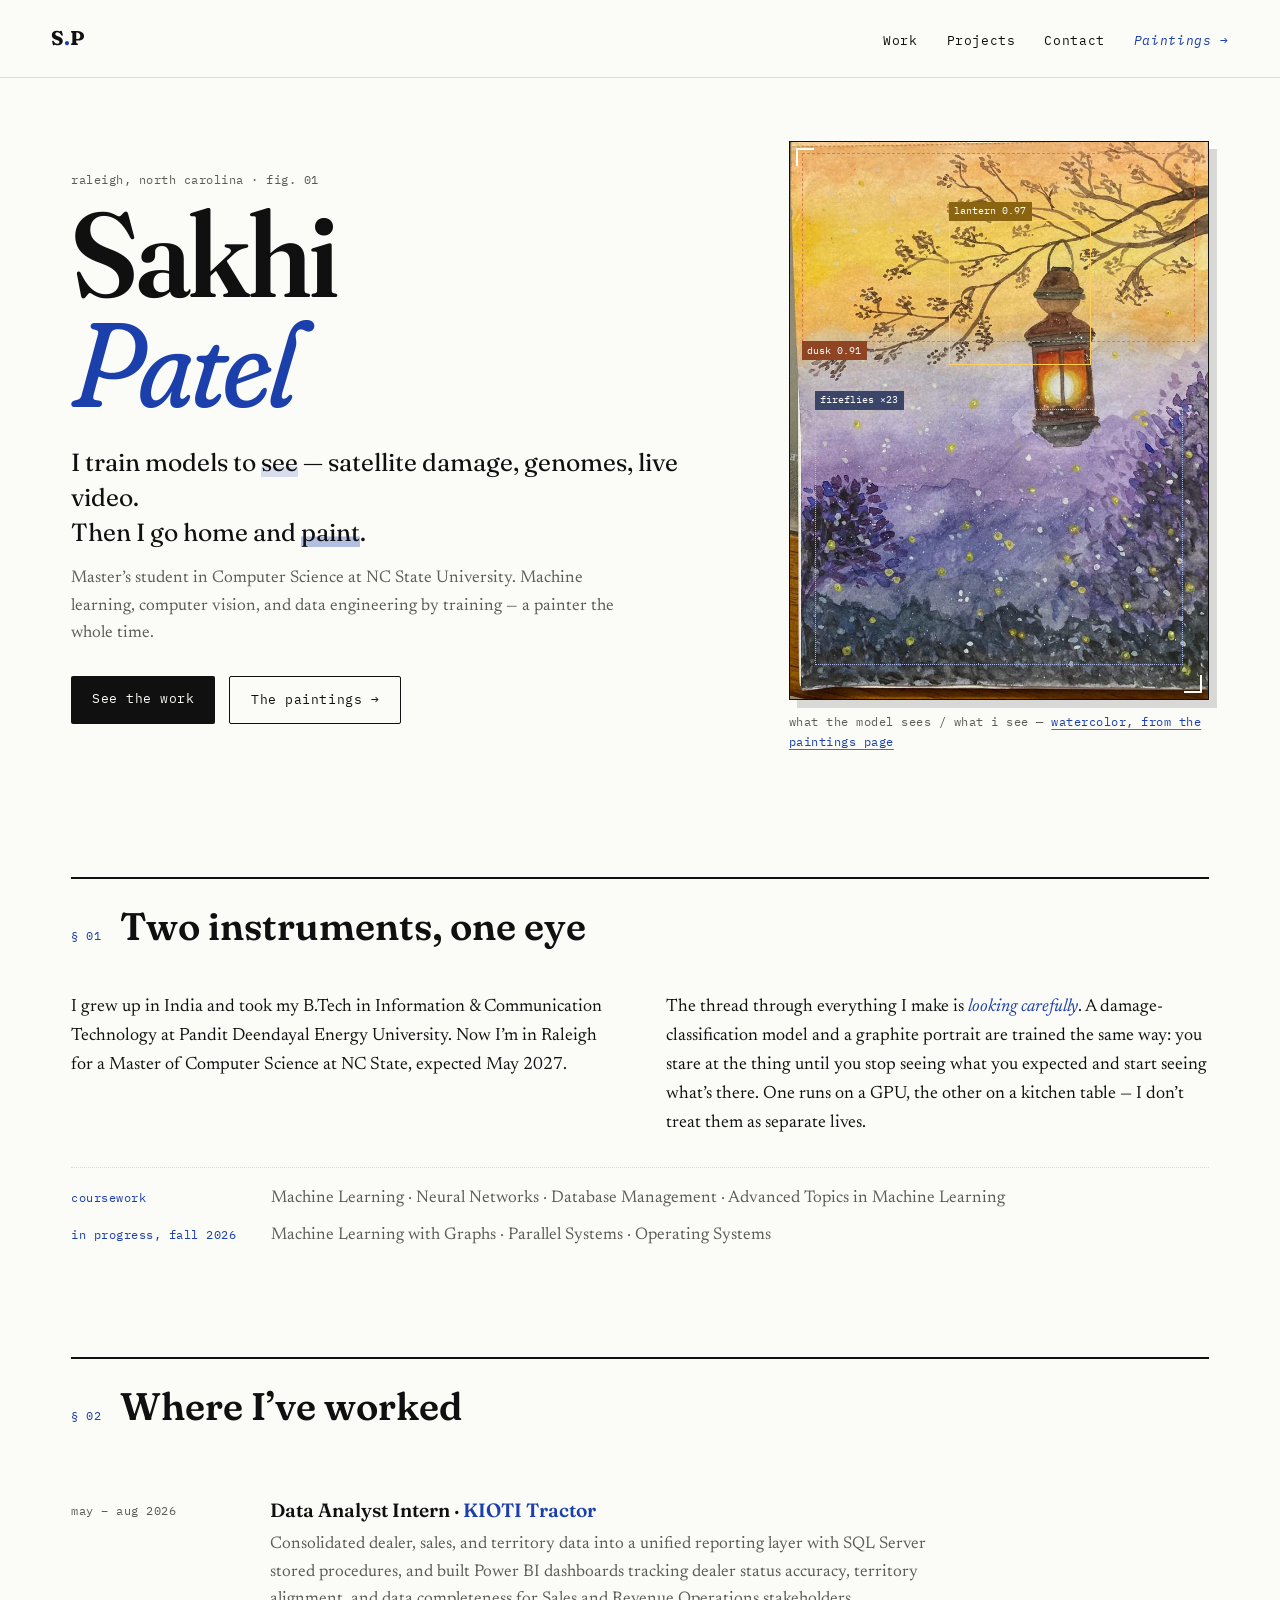
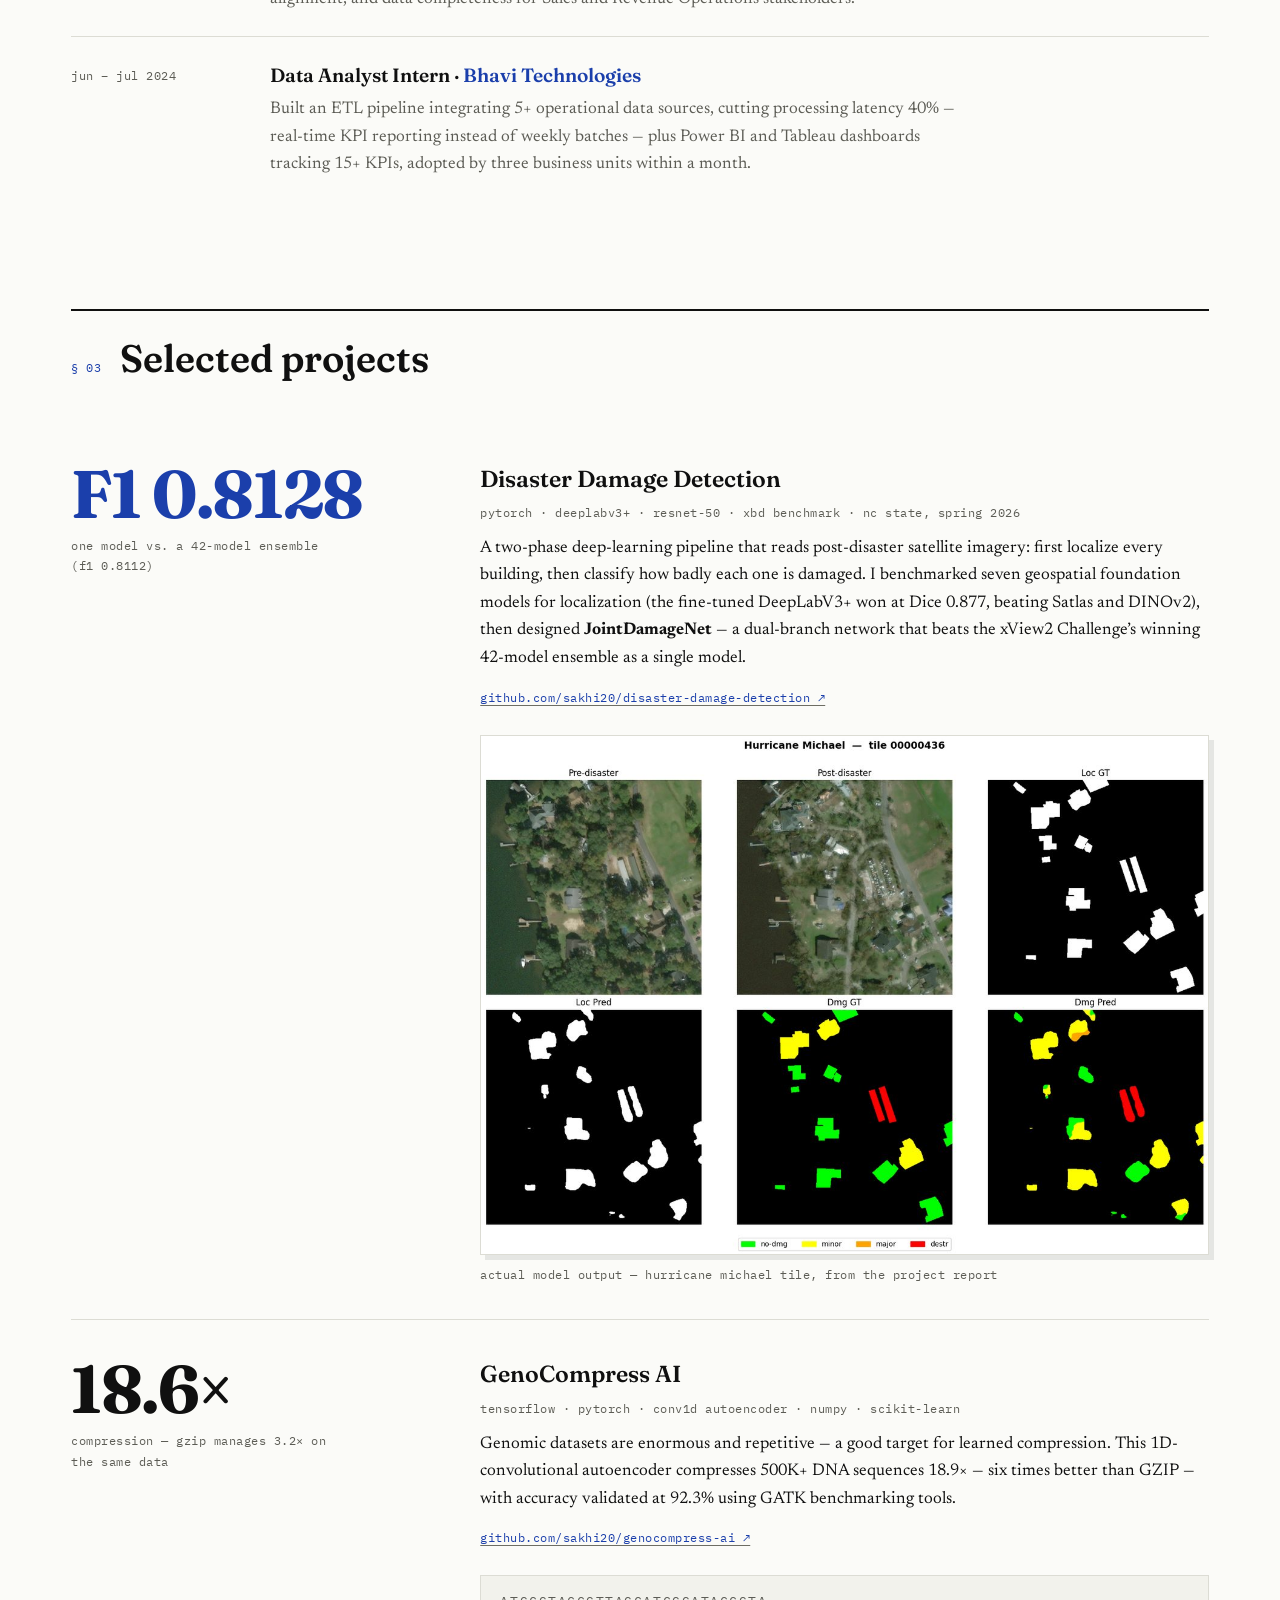
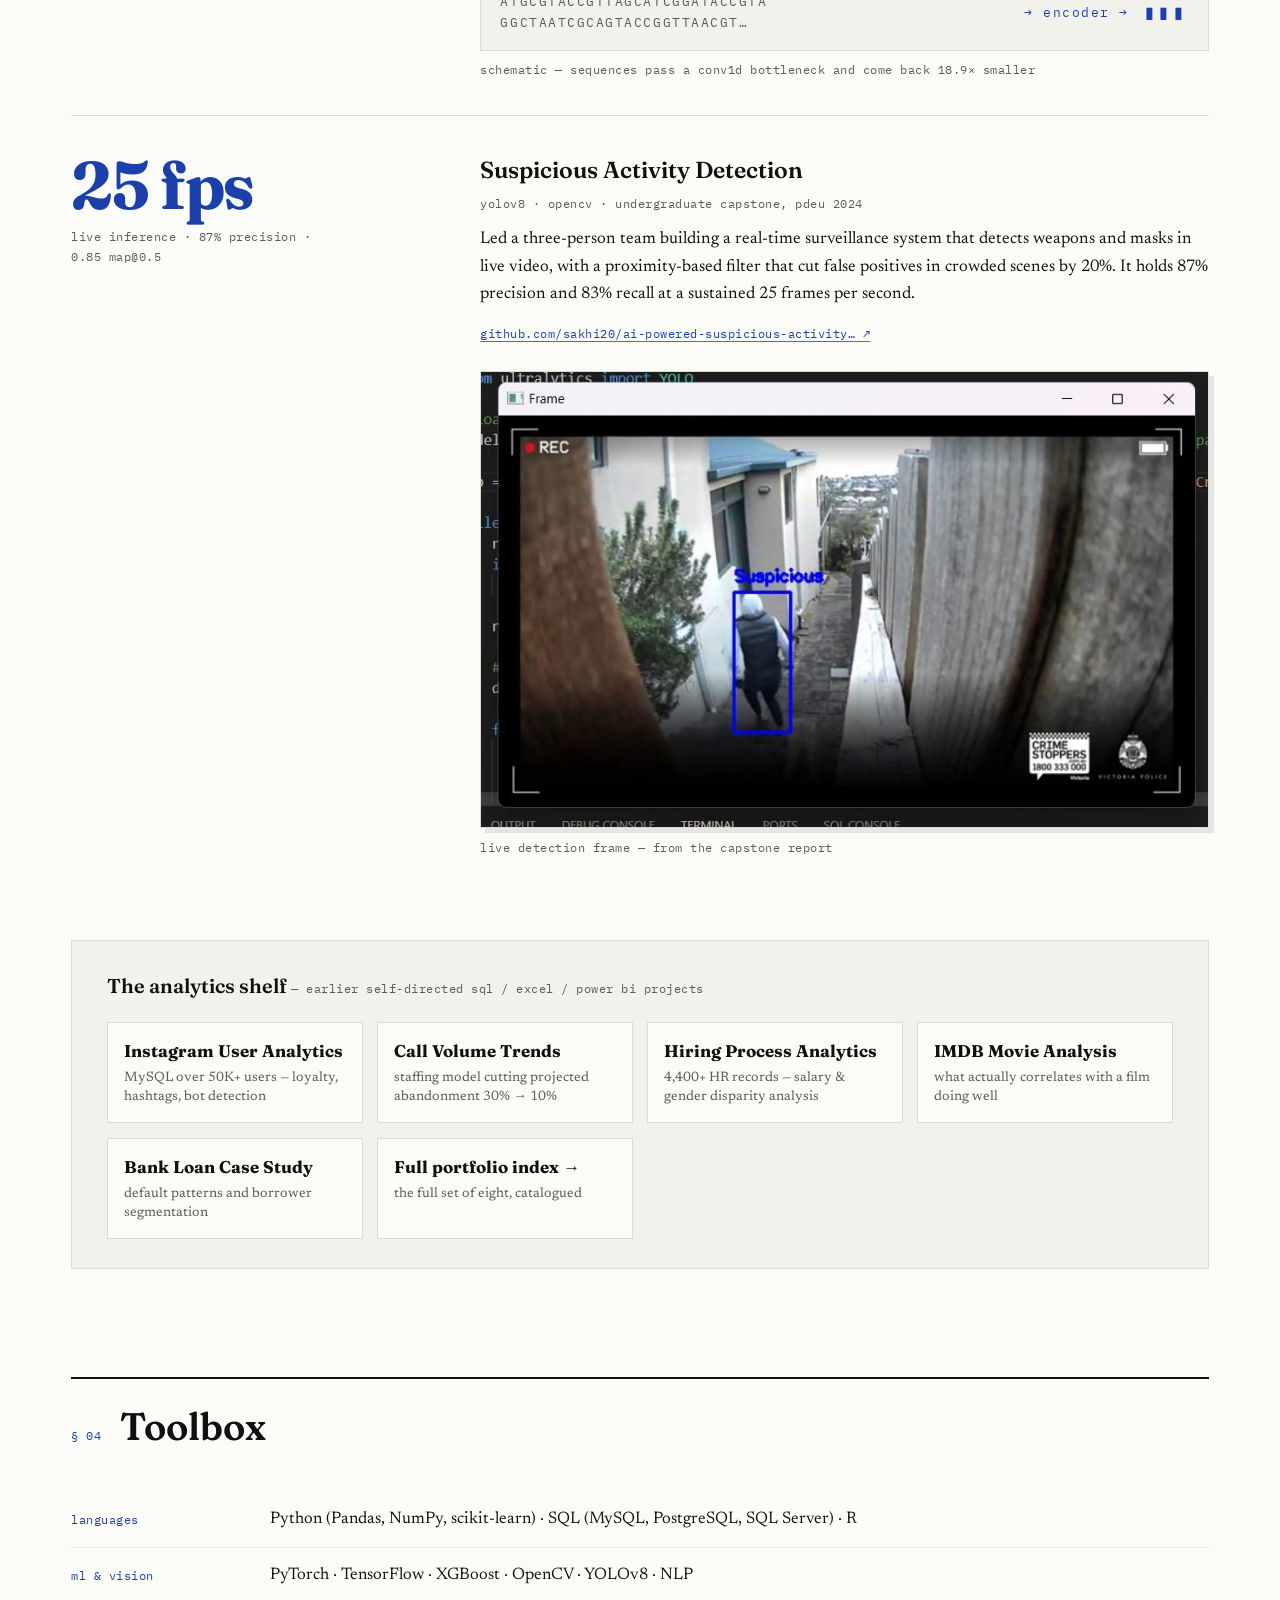
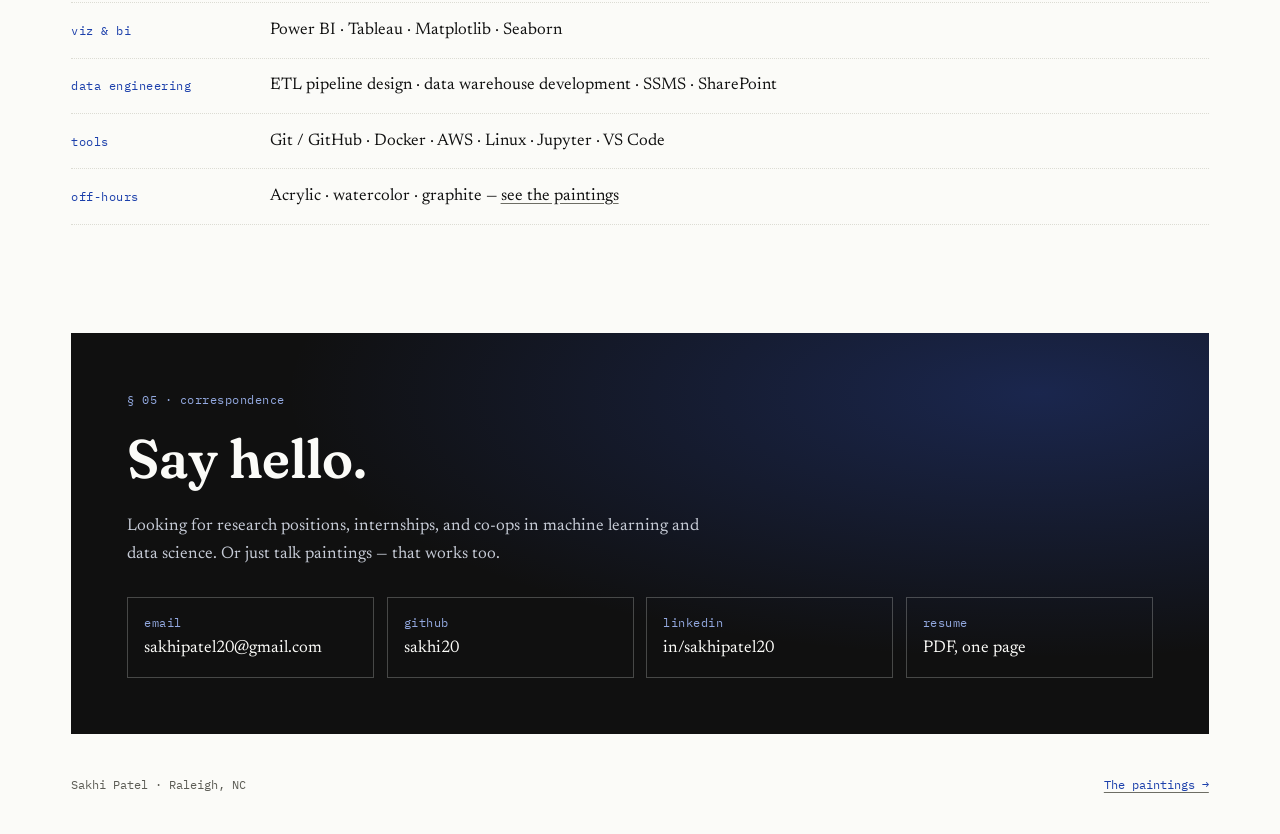
<file: index.html>
<!DOCTYPE html>
<html lang="en">
<head>
<meta charset="UTF-8">
<meta name="viewport" content="width=device-width, initial-scale=1.0">
<title>Sakhi Patel — machine learning &amp; painting</title>
<meta name="description" content="Sakhi Patel — MS Computer Science student at NC State University. Machine learning, computer vision, data engineering — and painting.">
<link rel="canonical" href="https://sakhi20.github.io/">
<meta property="og:type" content="website">
<meta property="og:url" content="https://sakhi20.github.io/">
<meta property="og:title" content="Sakhi Patel — machine learning &amp; painting">
<meta property="og:description" content="MS Computer Science at NC State. Machine learning, computer vision, data engineering — and a painter.">
<meta property="og:image" content="https://sakhi20.github.io/images/og-cover.jpg">
<meta property="og:image:width" content="1200">
<meta property="og:image:height" content="630">
<meta name="twitter:card" content="summary_large_image">
<meta name="twitter:title" content="Sakhi Patel — machine learning &amp; painting">
<meta name="twitter:description" content="MS Computer Science at NC State. Machine learning, computer vision — and a painter.">
<meta name="twitter:image" content="https://sakhi20.github.io/images/og-cover.jpg">
<link rel="icon" href="data:image/svg+xml,%3Csvg xmlns='http://www.w3.org/2000/svg' viewBox='0 0 100 100'%3E%3Crect width='100' height='100' rx='18' fill='%231b3fab'/%3E%3Ctext x='50' y='68' font-size='52' text-anchor='middle' fill='%23fbfbf8' font-family='Georgia,serif' font-style='italic'%3ES%3C/text%3E%3C/svg%3E">
<link rel="apple-touch-icon" href="apple-touch-icon.png">
<link rel="preconnect" href="https://fonts.googleapis.com">
<link rel="preconnect" href="https://fonts.gstatic.com" crossorigin>
<link href="https://fonts.googleapis.com/css2?family=Fraunces:ital,opsz,wght@0,9..144,400..700;1,9..144,400..700&family=Newsreader:ital,opsz,wght@0,6..72,400..600;1,6..72,400..600&family=IBM+Plex+Mono:ital,wght@0,400;0,500;1,400&display=swap" rel="stylesheet">
<link rel="stylesheet" href="styles.css">
</head>
<body>
<a class="skip-link" href="#main">Skip to content</a>

<header class="topbar">
  <a class="wordmark" href="index.html" aria-label="Sakhi Patel — home">S<span class="wordmark-dot">.</span>P</a>
  <nav aria-label="Main">
    <a href="#work">Work</a>
    <a href="#projects">Projects</a>
    <a href="#contact">Contact</a>
    <a class="nav-art" href="art.html">Paintings&nbsp;→</a>
  </nav>
</header>

<main id="main">

<!-- ============ HERO ============ -->
<section class="hero">
  <div class="hero-text">
    <p class="kicker mono">Raleigh, North Carolina · fig. 01</p>
    <h1>Sakhi<br><em>Patel</em></h1>
    <p class="hero-lede">
      I train models to <span class="ink-u ink-u-blue">see</span> —
      satellite damage, genomes, live video.<br class="wide-only">
      Then I go home and <span class="ink-u ink-u-red">paint</span>.
    </p>
    <p class="hero-sub">
      Master’s student in Computer Science at NC&nbsp;State University.
      Machine learning, computer vision, and data engineering by training —
      a painter the whole time.
    </p>
    <div class="hero-actions">
      <a class="btn btn-solid" href="#projects">See the work</a>
      <a class="btn btn-ghost" href="art.html">The paintings →</a>
    </div>
  </div>

  <!-- Standout moment: her own painting, seen through her own kind of model -->
  <figure class="hero-vision" aria-label="One of Sakhi's watercolor paintings, overlaid with playful computer-vision detection boxes">
    <div class="vision-frame">
      <img src="images/art/fireflies.jpg" width="742" height="988"
           alt="Watercolor painting of a glowing lantern hanging from a branch over a lavender field scattered with fireflies, against an orange dusk sky."
           fetchpriority="high">
      <div class="vision-overlay" aria-hidden="true">
        <div class="vbox vbox-1"><span class="vlabel">lantern&nbsp;0.97</span></div>
        <div class="vbox vbox-2"><span class="vlabel">dusk&nbsp;0.91</span></div>
        <div class="vbox vbox-3"><span class="vlabel">fireflies&nbsp;×23</span></div>
        <div class="vcorner vcorner-tl"></div><div class="vcorner vcorner-br"></div>
      </div>
    </div>
    <figcaption class="mono">what the model sees&nbsp;/&nbsp;what I see — <a href="art.html">watercolor, from the paintings page</a></figcaption>
  </figure>
</section>

<!-- ============ ABOUT ============ -->
<section class="about" id="about">
  <div class="rule-head"><span class="mono">§ 01</span><h2>Two instruments, one eye</h2></div>
  <div class="about-cols">
    <p>
      I grew up in India and took my B.Tech in Information &amp;
      Communication Technology at Pandit Deendayal Energy University.
      Now I’m in Raleigh for a Master of Computer Science at NC State,
      expected May 2027.
    </p>
    <p>
      The thread through everything I make is <em>looking carefully</em>.
      A damage-classification model and a graphite portrait are trained the
      same way: you stare at the thing until you stop seeing what you
      expected and start seeing what’s there. One runs on a GPU, the other
      on a kitchen table — I don’t treat them as separate lives.
    </p>
  </div>
  <div class="coursework">
    <p><span class="mono">coursework</span>Machine Learning · Neural Networks · Database Management · Advanced Topics in Machine Learning</p>
    <p><span class="mono">in progress, fall 2026</span>Machine Learning with Graphs · Parallel Systems · Operating Systems</p>
  </div>
</section>

<!-- ============ EXPERIENCE ============ -->
<section class="work" id="work">
  <div class="rule-head"><span class="mono">§ 02</span><h2>Where I’ve worked</h2></div>
  <ol class="worklist">
    <li>
      <div class="work-when mono">May – Aug 2026</div>
      <div class="work-what">
        <h3>Data Analyst Intern · <span class="org">KIOTI Tractor</span></h3>
        <p>Consolidated dealer, sales, and territory data into a unified reporting layer with SQL Server stored procedures, and built Power BI dashboards tracking dealer status accuracy, territory alignment, and data completeness for Sales and Revenue Operations stakeholders.</p>
      </div>
    </li>
    <li>
      <div class="work-when mono">Jun – Jul 2024</div>
      <div class="work-what">
        <h3>Data Analyst Intern · <span class="org">Bhavi Technologies</span></h3>
        <p>Built an ETL pipeline integrating 5+ operational data sources, cutting processing latency 40% — real-time KPI reporting instead of weekly batches — plus Power BI and Tableau dashboards tracking 15+ KPIs, adopted by three business units within a month.</p>
      </div>
    </li>
  </ol>
</section>

<!-- ============ PROJECTS ============ -->
<section class="projects" id="projects">
  <div class="rule-head"><span class="mono">§ 03</span><h2>Selected projects</h2></div>

  <article class="plate">
    <div class="plate-metric">
      <span class="metric-big" data-count="0.8136" data-prefix="F1 " data-decimals="4">F1 0.8136</span>
      <span class="metric-note mono">one model vs. a 42-model ensemble (F1 0.8112)</span>
    </div>
    <div class="plate-body">
      <h3><a href="https://github.com/sakhi20/Disaster-Damage-Detection">Disaster Damage Detection</a></h3>
      <p class="plate-tags mono">PyTorch · DeepLabV3+ · ResNet-50 · xBD benchmark · NC State, Spring 2026</p>
      <p>
        A two-phase deep-learning pipeline that reads post-disaster satellite
        imagery: first localize every building, then classify how badly each
        one is damaged. I benchmarked seven geospatial foundation models for
        localization (the fine-tuned DeepLabV3+ won at Dice 0.877, beating
        Satlas and DINOv2), then designed <strong>JointDamageNet</strong> —
        a dual-branch network that beats the xView2 Challenge’s winning
        42-model ensemble as a single model.
      </p>
      <a class="plate-link mono" href="https://github.com/sakhi20/Disaster-Damage-Detection">github.com/sakhi20/Disaster-Damage-Detection ↗</a>
      <figure class="plate-figure">
        <img src="images/projects/xbd-michael.jpg" width="1200" height="856" loading="lazy"
             alt="Six-panel model output for a Hurricane Michael tile: pre- and post-disaster satellite photos, ground-truth and predicted building masks, and ground-truth versus predicted damage maps colored by severity.">
        <figcaption class="mono">actual model output — hurricane michael tile, from the project report</figcaption>
      </figure>
    </div>
  </article>

  <article class="plate">
    <div class="plate-metric">
      <span class="metric-big" data-count="18.9" data-suffix="×" data-decimals="1">18.9×</span>
      <span class="metric-note mono">compression — GZIP manages 3.2× on the same data</span>
    </div>
    <div class="plate-body">
      <h3><a href="https://github.com/sakhi20/GenoCompress-AI">GenoCompress AI</a></h3>
      <p class="plate-tags mono">TensorFlow · PyTorch · Conv1D autoencoder · NumPy · scikit-learn</p>
      <p>
        Genomic datasets are enormous and repetitive — a good target for
        learned compression. This 1D-convolutional autoencoder compresses
        500K+ DNA sequences 18.9× — six times better than GZIP — with
        accuracy validated at 92.3% using GATK benchmarking tools.
      </p>
      <a class="plate-link mono" href="https://github.com/sakhi20/GenoCompress-AI">github.com/sakhi20/GenoCompress-AI ↗</a>
      <figure class="plate-figure geno-schematic" aria-label="Schematic of the compression pipeline">
        <div class="geno-strip">
          <span class="geno-seq">ATGCGTACCGTTAGCATCGGATACCGTA<wbr>GGCTAATCGCAGTACCGGTTAACGT…</span>
          <span class="geno-arrow" aria-hidden="true">→ encoder →</span>
          <span class="geno-latent" aria-hidden="true">▮▮▮</span>
        </div>
        <figcaption class="mono">schematic — sequences pass a conv1d bottleneck and come back 18.9× smaller</figcaption>
      </figure>
    </div>
  </article>

  <article class="plate">
    <div class="plate-metric">
      <span class="metric-big" data-count="25" data-suffix=" fps" data-decimals="0">25 fps</span>
      <span class="metric-note mono">live inference · 87% precision · 0.85 mAP@0.5</span>
    </div>
    <div class="plate-body">
      <h3><a href="https://github.com/sakhi20/AI-Powered-Suspicious-Activity-Detection-System-Using-Computer-Vision">Suspicious Activity Detection</a></h3>
      <p class="plate-tags mono">YOLOv8 · OpenCV · undergraduate capstone, PDEU 2024</p>
      <p>
        Led a three-person team building a real-time surveillance system that
        detects weapons and masks in live video, with a proximity-based filter
        that cut false positives in crowded scenes by 20%. It holds 87%
        precision and 83% recall at a sustained 25 frames per second.
      </p>
      <a class="plate-link mono" href="https://github.com/sakhi20/AI-Powered-Suspicious-Activity-Detection-System-Using-Computer-Vision">github.com/sakhi20/AI-Powered-Suspicious-Activity… ↗</a>
      <figure class="plate-figure">
        <img src="images/projects/yolo-frame.jpg" width="835" height="523" loading="lazy"
             alt="A live CCTV frame from the system: a person in an alley outlined by a blue detection box labeled Suspicious.">
        <figcaption class="mono">live detection frame — from the capstone report</figcaption>
      </figure>
    </div>
  </article>

  <!-- Analytics shelf -->
  <div class="analytics" id="analytics">
    <h3 class="analytics-head">The analytics shelf <span class="mono">— earlier self-directed SQL / Excel / Power BI projects</span></h3>
    <ul class="shelf">
      <li><a href="https://github.com/sakhi20/Instagram-User-Analytics"><strong>Instagram User Analytics</strong><span>MySQL over 50K+ users — loyalty, hashtags, bot detection</span></a></li>
      <li><a href="https://github.com/sakhi20/ABC-Call-Volume-Trend-Analysis"><strong>Call Volume Trends</strong><span>staffing model cutting projected abandonment 30% → 10%</span></a></li>
      <li><a href="https://github.com/sakhi20/Hiring-Process-Analytics"><strong>Hiring Process Analytics</strong><span>4,400+ HR records — salary &amp; gender disparity analysis</span></a></li>
      <li><a href="https://github.com/sakhi20/IMDB-Movie-Analysis"><strong>IMDB Movie Analysis</strong><span>what actually correlates with a film doing well</span></a></li>
      <li><a href="https://github.com/sakhi20/Bank-Loan-Case-Study"><strong>Bank Loan Case Study</strong><span>default patterns and borrower segmentation</span></a></li>
      <li><a href="https://github.com/sakhi20/Data-Analytics-Portfolio"><strong>Full portfolio index →</strong><span>the full set of eight, catalogued</span></a></li>
    </ul>
  </div>
</section>

<!-- ============ SKILLS ============ -->
<section class="skills" id="skills">
  <div class="rule-head"><span class="mono">§ 04</span><h2>Toolbox</h2></div>
  <dl class="kit">
    <div><dt class="mono">Languages</dt><dd>Python (Pandas, NumPy, scikit-learn) · SQL (MySQL, PostgreSQL, SQL Server) · R</dd></div>
    <div><dt class="mono">ML &amp; vision</dt><dd>PyTorch · TensorFlow · XGBoost · OpenCV · YOLOv8 · NLP</dd></div>
    <div><dt class="mono">Viz &amp; BI</dt><dd>Power BI · Tableau · Matplotlib · Seaborn</dd></div>
    <div><dt class="mono">Data engineering</dt><dd>ETL pipeline design · data warehouse development · SSMS · SharePoint</dd></div>
    <div><dt class="mono">Tools</dt><dd>Git / GitHub · Docker · AWS · Linux · Jupyter · VS Code</dd></div>
    <div><dt class="mono">Off-hours</dt><dd>Acrylic · watercolor · graphite — <a href="art.html">see the paintings</a></dd></div>
  </dl>
</section>

<!-- ============ CONTACT ============ -->
<section class="contact" id="contact">
  <div class="contact-inner">
    <p class="kicker mono">§ 05 · correspondence</p>
    <h2>Say hello.</h2>
    <p class="contact-lede">Looking for research positions, internships, and co-ops in machine learning and data science. Or just talk paintings — that works too.</p>
    <ul class="contact-links">
      <li><a href="mailto:sakhipatel20@gmail.com"><span class="mono">email</span>sakhipatel20@gmail.com</a></li>
      <li><a href="https://github.com/sakhi20"><span class="mono">github</span>sakhi20</a></li>
      <li><a href="https://www.linkedin.com/in/sakhipatel20/"><span class="mono">linkedin</span>in/sakhipatel20</a></li>
      <li><a href="SakhiPatelResume.pdf"><span class="mono">resume</span>PDF, one page</a></li>
    </ul>
  </div>
</section>
</main>

<footer class="footer">
  <p>Sakhi Patel · Raleigh, NC</p>
  <p><a href="art.html">The paintings →</a></p>
</footer>

<script src="site.js"></script>
</body>
</html>
</file>
<file: styles.css>
/* ============================================================
   Sakhi Patel — main page. "Gallery white":
   porcelain, black ink, one Klein-blue accent.
   The paintings and project figures carry all the color.
   ============================================================ */

:root{
  --paper:#fbfbf8;
  --paper-deep:#f2f2ec;
  --ink:#101010;
  --ink-soft:#5c5c55;
  --vermilion:#1b3fab;   /* Klein blue — the one accent */
  --ultramarine:#1b3fab;
  --ochre:#6d6d64;       /* neutral gray */
  --lavender:#756a9e;
  --hairline:#dcdcd4;
  --serif:"Fraunces",Georgia,serif;
  --text:"Newsreader",Georgia,serif;
  --mono:"IBM Plex Mono",ui-monospace,monospace;
}

*{margin:0;padding:0;box-sizing:border-box}

html{scroll-behavior:smooth}
@media (prefers-reduced-motion:reduce){html{scroll-behavior:auto}}

body{
  background:var(--paper);
  color:var(--ink);
  font-family:var(--text);
  font-size:1.06rem;
  line-height:1.62;
}

.mono{font-family:var(--mono);font-size:.78rem;letter-spacing:.04em;text-transform:lowercase}

a{color:inherit;text-decoration-color:var(--ochre);text-underline-offset:3px}
a:hover{color:var(--vermilion)}
:focus-visible{outline:2.5px solid var(--ultramarine);outline-offset:3px;border-radius:2px}

.skip-link{
  position:absolute;left:-999px;top:0;background:var(--ink);color:var(--paper);
  padding:.6rem 1rem;z-index:99;font-family:var(--mono)
}
.skip-link:focus{left:0}

/* ---------- top bar ---------- */
.topbar{
  display:flex;justify-content:space-between;align-items:baseline;
  padding:1.4rem clamp(1.2rem,4vw,3.5rem);
  border-bottom:1px solid var(--hairline);
}
.wordmark{
  font-family:var(--serif);font-weight:700;font-size:1.25rem;text-decoration:none;
  font-variation-settings:"SOFT" 60,"WONK" 1;
}
.wordmark-dot{color:var(--vermilion)}
.topbar nav{display:flex;gap:clamp(.9rem,2.5vw,1.8rem);flex-wrap:wrap}
.topbar nav a{font-family:var(--mono);font-size:.8rem;text-decoration:none;letter-spacing:.05em}
.topbar nav a:hover{text-decoration:underline;text-decoration-color:var(--vermilion)}
.nav-art{color:var(--vermilion);font-style:italic}

/* ---------- hero ---------- */
.hero{
  display:grid;grid-template-columns:minmax(0,7fr) minmax(0,5fr);
  gap:clamp(2rem,5vw,5rem);align-items:center;
  padding:clamp(2.5rem,7vh,6rem) clamp(1.2rem,4vw,3.5rem) clamp(3rem,8vh,6rem);
  max-width:1240px;margin:0 auto;
}
.kicker{color:var(--ink-soft)}
.hero h1{
  font-family:var(--serif);
  font-size:clamp(3.4rem,10vw,7.5rem);
  line-height:.92;font-weight:600;letter-spacing:-.02em;
  font-variation-settings:"SOFT" 40,"WONK" 0;
  margin:.6rem 0 1.6rem;
}
.hero h1 em{
  font-style:italic;font-weight:400;color:var(--vermilion);
  font-variation-settings:"SOFT" 100,"WONK" 1;
}
.hero-lede{
  font-family:var(--serif);font-size:clamp(1.15rem,2.4vw,1.55rem);
  line-height:1.4;font-weight:400;margin-bottom:1rem;
}
.ink-u{box-shadow:inset 0 -0.42em 0 0 rgba(27,63,171,.16)}
.ink-u-red{box-shadow:inset 0 -0.42em 0 0 rgba(27,63,171,.32)}
.hero-sub{max-width:34rem;color:var(--ink-soft);margin-bottom:1.8rem}
.wide-only{display:none}
@media(min-width:900px){.wide-only{display:inline}}

.hero-actions{display:flex;gap:.9rem;flex-wrap:wrap}
.btn{
  font-family:var(--mono);font-size:.82rem;text-decoration:none;
  padding:.75rem 1.3rem;border-radius:2px;letter-spacing:.04em;
}
.btn-solid{background:var(--ink);color:var(--paper)}
.btn-solid:hover{background:var(--vermilion);color:var(--paper)}
.btn-ghost{border:1px solid var(--ink);color:var(--ink)}
.btn-ghost:hover{border-color:var(--vermilion)}

/* ---------- the vision figure (standout moment) ---------- */
.hero-vision{max-width:420px;justify-self:end;width:100%}
.vision-frame{
  position:relative;
  border:1px solid var(--ink);
  box-shadow:8px 8px 0 0 rgba(35,38,43,.16);
  background:var(--ink);
}
.vision-frame img{display:block;width:100%;height:auto}
.vision-overlay{position:absolute;inset:0;overflow:hidden}
.vbox{
  position:absolute;border:1.5px solid;
  opacity:0;
}
.vlabel{
  position:absolute;top:-1.2rem;left:-1.5px;white-space:nowrap;
  font-family:var(--mono);font-size:.62rem;padding:.1rem .35rem;color:#fff;
}
.vbox-1{top:14%;left:38%;width:34%;height:26%;border-color:#ffcf5e}
.vbox-1 .vlabel{background:#8a6410}
.vbox-2{top:2%;left:3%;width:94%;height:34%;border-color:#d97b52;border-style:dashed}
.vbox-2 .vlabel{background:#8f4423;top:auto;bottom:-1.2rem}
.vbox-3{top:48%;left:6%;width:88%;height:46%;border-color:#aebadf;border-style:dotted}
.vbox-3 .vlabel{background:#3a4568}
.vcorner{position:absolute;width:18px;height:18px;border:2px solid var(--paper)}
.vcorner-tl{top:6px;left:6px;border-right:none;border-bottom:none}
.vcorner-br{bottom:6px;right:6px;border-left:none;border-top:none}

.vision-on .vbox{animation:vpop .5s ease forwards}
.vision-on .vbox-1{animation-delay:.4s}
.vision-on .vbox-2{animation-delay:.9s}
.vision-on .vbox-3{animation-delay:1.4s}
@keyframes vpop{from{opacity:0;transform:scale(1.06)}to{opacity:1;transform:scale(1)}}
@media (prefers-reduced-motion:reduce){
  .vision-on .vbox{animation:none;opacity:1}
}
.hero-vision figcaption{margin-top:.7rem;color:var(--ink-soft)}
.hero-vision figcaption a{color:var(--vermilion)}

/* ---------- section scaffolding ---------- */
section{max-width:1240px;margin:0 auto;padding:clamp(2.5rem,6vh,4.5rem) clamp(1.2rem,4vw,3.5rem)}
.rule-head{
  display:flex;align-items:baseline;gap:1.2rem;
  border-top:2px solid var(--ink);
  padding-top:1rem;margin-bottom:2.2rem;
}
.rule-head .mono{color:var(--vermilion)}
.rule-head h2{
  font-family:var(--serif);font-weight:600;font-size:clamp(1.7rem,3.5vw,2.4rem);
  font-variation-settings:"SOFT" 50;
}

/* ---------- about ---------- */
.about-cols{
  display:grid;grid-template-columns:1fr 1fr;gap:clamp(1.5rem,4vw,3.5rem);
  font-size:1.12rem;
}
.about-cols em{color:var(--vermilion)}

/* ---------- graduate coursework (academic readers scan for this) ---------- */
.coursework{
  margin-top:1.8rem;padding-top:1.1rem;
  border-top:1px dotted var(--hairline);
  color:var(--ink-soft);
}
.coursework p + p{margin-top:.55rem}
.coursework .mono{
  color:var(--vermilion);display:inline-block;
  min-width:12.5rem;vertical-align:baseline;
}
@media(max-width:640px){
  .coursework .mono{display:block;min-width:0;margin-bottom:.25rem}
}

/* ---------- experience ---------- */
.worklist{list-style:none}
.worklist li{
  display:grid;grid-template-columns:160px 1fr;gap:clamp(1rem,3vw,2.5rem);
  padding:1.4rem 0;border-bottom:1px solid var(--hairline);
}
.worklist li:last-child{border-bottom:none}
.work-when{color:var(--ink-soft);padding-top:.35rem}
.work-what h3{font-family:var(--serif);font-size:1.2rem;font-weight:600;margin-bottom:.35rem}
.org{color:var(--ultramarine)}
.work-what p{color:var(--ink-soft);max-width:44rem}

/* ---------- projects ---------- */
.plate{
  display:grid;grid-template-columns:minmax(0,4fr) minmax(0,8fr);
  gap:clamp(1.2rem,3.5vw,3rem);
  padding:2.2rem 0;border-bottom:1px solid var(--hairline);
}
.plate:last-of-type{border-bottom:none}
.plate-metric{display:flex;flex-direction:column;gap:.5rem}
.metric-big{
  font-family:var(--serif);font-weight:700;
  font-size:clamp(2.6rem,6vw,4.2rem);line-height:1;letter-spacing:-.02em;
  color:var(--ultramarine);
  font-variation-settings:"SOFT" 30;
}
.plate:nth-of-type(2) .metric-big{color:var(--ink)}
.plate:nth-of-type(3) .metric-big{color:var(--vermilion)}
.metric-note{color:var(--ink-soft);max-width:16rem}
.plate-body h3{font-family:var(--serif);font-size:1.45rem;font-weight:600;margin-bottom:.3rem}
.plate-body h3 a{text-decoration:none}
.plate-body h3 a:hover{text-decoration:underline;text-decoration-color:var(--vermilion)}
.plate-tags{color:var(--ink-soft);margin-bottom:.8rem}
.plate-body p{max-width:46rem}
.plate-link{display:inline-block;margin-top:.9rem;color:var(--ultramarine)}

/* ---------- plate figures (real project output) ---------- */
.plate-figure{margin-top:1.4rem;max-width:46rem}
.plate-figure img{
  display:block;width:100%;height:auto;
  border:1px solid var(--hairline);
  box-shadow:5px 5px 0 0 rgba(35,38,43,.10);
}
.plate-figure figcaption{margin-top:.55rem;color:var(--ink-soft)}
.plate-figure img{transition:box-shadow .25s ease,transform .25s ease}
.plate-figure:hover img{box-shadow:8px 8px 0 0 rgba(27,63,171,.16);transform:translate(-1px,-1px)}
@media (prefers-reduced-motion:reduce){.plate-figure img{transition:none}.plate-figure:hover img{transform:none}}

.geno-strip{
  display:flex;align-items:center;gap:1rem;flex-wrap:wrap;
  border:1px solid var(--hairline);background:var(--paper-deep);
  padding:1rem 1.2rem;
  font-family:var(--mono);font-size:.8rem;letter-spacing:.12em;
}
.geno-seq{
  color:var(--ink-soft);overflow:hidden;white-space:nowrap;text-overflow:ellipsis;
  flex:1 1 12rem;min-width:0;
}
.geno-arrow{color:var(--vermilion);white-space:nowrap}
.geno-latent{color:var(--ultramarine);letter-spacing:.35em;font-size:1rem}

/* ---------- cross-document view transitions (page flow) ---------- */
@view-transition{navigation:auto}
::view-transition-old(root){animation:vt-out .30s ease both}
::view-transition-new(root){animation:vt-in .42s ease .05s both}
@keyframes vt-out{to{opacity:0}}
@keyframes vt-in{from{opacity:0;transform:translateY(10px)}}
@media (prefers-reduced-motion:reduce){
  ::view-transition-group(*),::view-transition-old(*),::view-transition-new(*){animation:none !important}
}

/* ---------- analytics shelf ---------- */
.analytics{margin-top:3rem;background:var(--paper-deep);border:1px solid var(--hairline);padding:1.8rem clamp(1.2rem,3vw,2.2rem)}
.analytics-head{font-family:var(--serif);font-size:1.25rem;font-weight:600;margin-bottom:1.2rem}
.analytics-head .mono{color:var(--ink-soft);font-weight:400}
.shelf{list-style:none;display:grid;grid-template-columns:repeat(auto-fill,minmax(240px,1fr));gap:.9rem}
.shelf a{
  display:block;text-decoration:none;border:1px solid var(--hairline);
  background:var(--paper);padding:.9rem 1rem;height:100%;
  transition:transform .15s ease,border-color .15s ease;
}
.shelf a:hover{border-color:var(--vermilion);transform:translateY(-2px)}
@media (prefers-reduced-motion:reduce){.shelf a{transition:none}.shelf a:hover{transform:none}}
.shelf strong{font-family:var(--serif);display:block;margin-bottom:.25rem}
.shelf span{display:block;font-size:.85rem;color:var(--ink-soft);line-height:1.45}

/* ---------- skills ---------- */
.kit{display:grid;gap:0}
.kit > div{
  display:grid;grid-template-columns:160px 1fr;gap:clamp(1rem,3vw,2.5rem);
  padding:.85rem 0;border-bottom:1px dotted var(--hairline);
}
.kit dt{color:var(--vermilion);padding-top:.2rem}
.kit dd{font-size:1.05rem}

/* ---------- contact ---------- */
.contact{padding-bottom:1rem}
.contact-inner{
  background:var(--ink);color:var(--paper);
  padding:clamp(2rem,5vw,3.5rem);
  background-image:radial-gradient(ellipse at 85% 15%,rgba(50,90,220,.30),transparent 55%);
}
.contact-inner .kicker{color:#93a9e0}
.contact-inner h2{
  font-family:var(--serif);font-size:clamp(2.2rem,5vw,3.4rem);font-weight:600;
  font-variation-settings:"SOFT" 70,"WONK" 1;margin:.4rem 0 .6rem;
}
.contact-lede{color:#c6cbd6;max-width:36rem;margin-bottom:1.8rem}
.contact-links{list-style:none;display:grid;grid-template-columns:repeat(auto-fit,minmax(220px,1fr));gap:.8rem}
.contact-links a{
  display:flex;flex-direction:column;gap:.15rem;text-decoration:none;
  border:1px solid rgba(236,238,233,.25);padding:.9rem 1rem;
}
.contact-links a:hover{border-color:#93a9e0;color:var(--paper);background:rgba(50,90,220,.14)}
.contact-links .mono{color:#93a9e0}
.contact-inner :focus-visible{outline-color:#93a9e0}

/* ---------- footer ---------- */
.footer{
  display:flex;justify-content:space-between;gap:1rem;flex-wrap:wrap;
  max-width:1240px;margin:0 auto;
  padding:1.5rem clamp(1.2rem,4vw,3.5rem) 2.5rem;
  font-family:var(--mono);font-size:.78rem;color:var(--ink-soft);
}
.footer a{color:var(--vermilion)}

/* ---------- scroll reveal ---------- */
.reveal{opacity:0;transform:translateY(14px);transition:opacity .55s ease,transform .55s ease}
.reveal.visible{opacity:1;transform:none}
@media (prefers-reduced-motion:reduce){.reveal{opacity:1;transform:none;transition:none}}

/* ---------- responsive ---------- */
@media(max-width:900px){
  .hero{grid-template-columns:1fr;padding-top:2rem}
  .hero-vision{justify-self:start;max-width:360px}
  .about-cols{grid-template-columns:1fr}
}
@media(max-width:640px){
  .worklist li,.plate,.kit > div{grid-template-columns:1fr;gap:.35rem}
  .metric-big{font-size:2.4rem}
  .plate-metric{flex-direction:row;align-items:baseline;gap:.9rem;flex-wrap:wrap}
  .topbar{flex-direction:column;gap:.6rem;align-items:flex-start}
}
</file>
